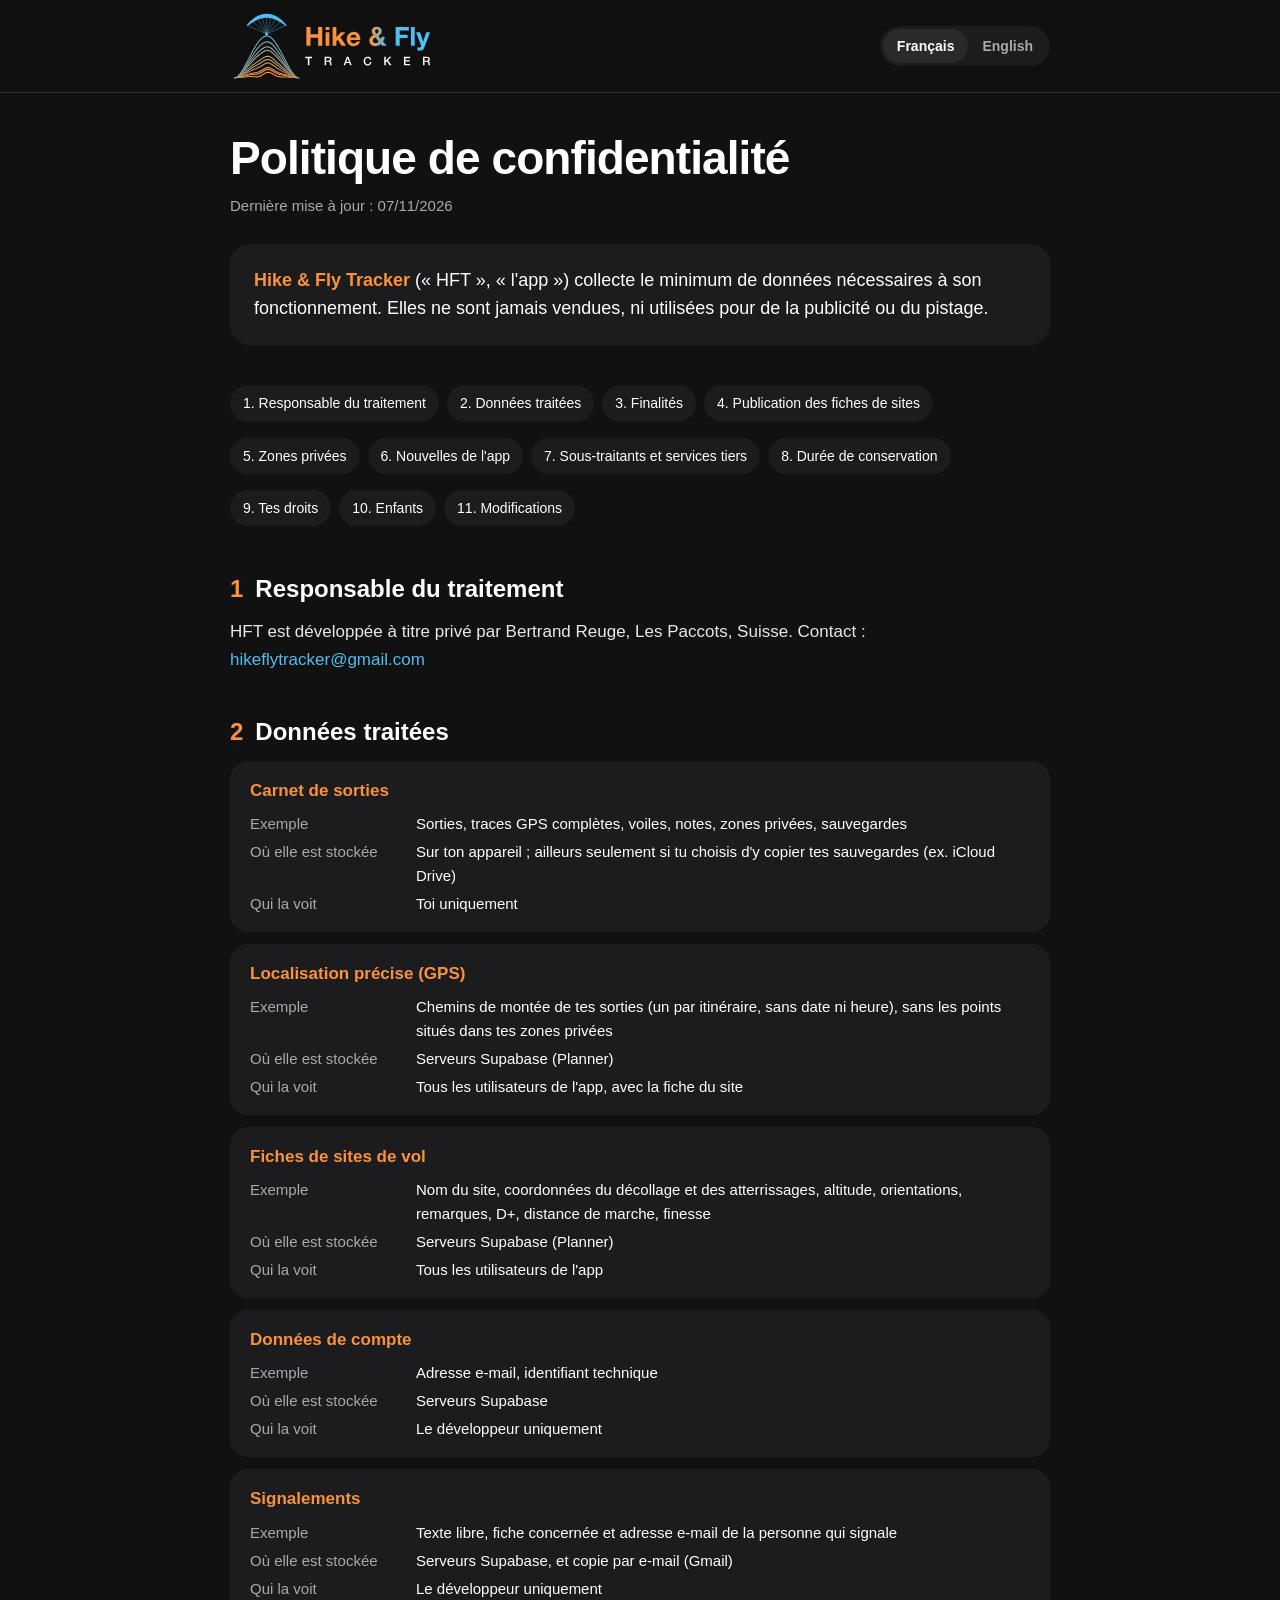
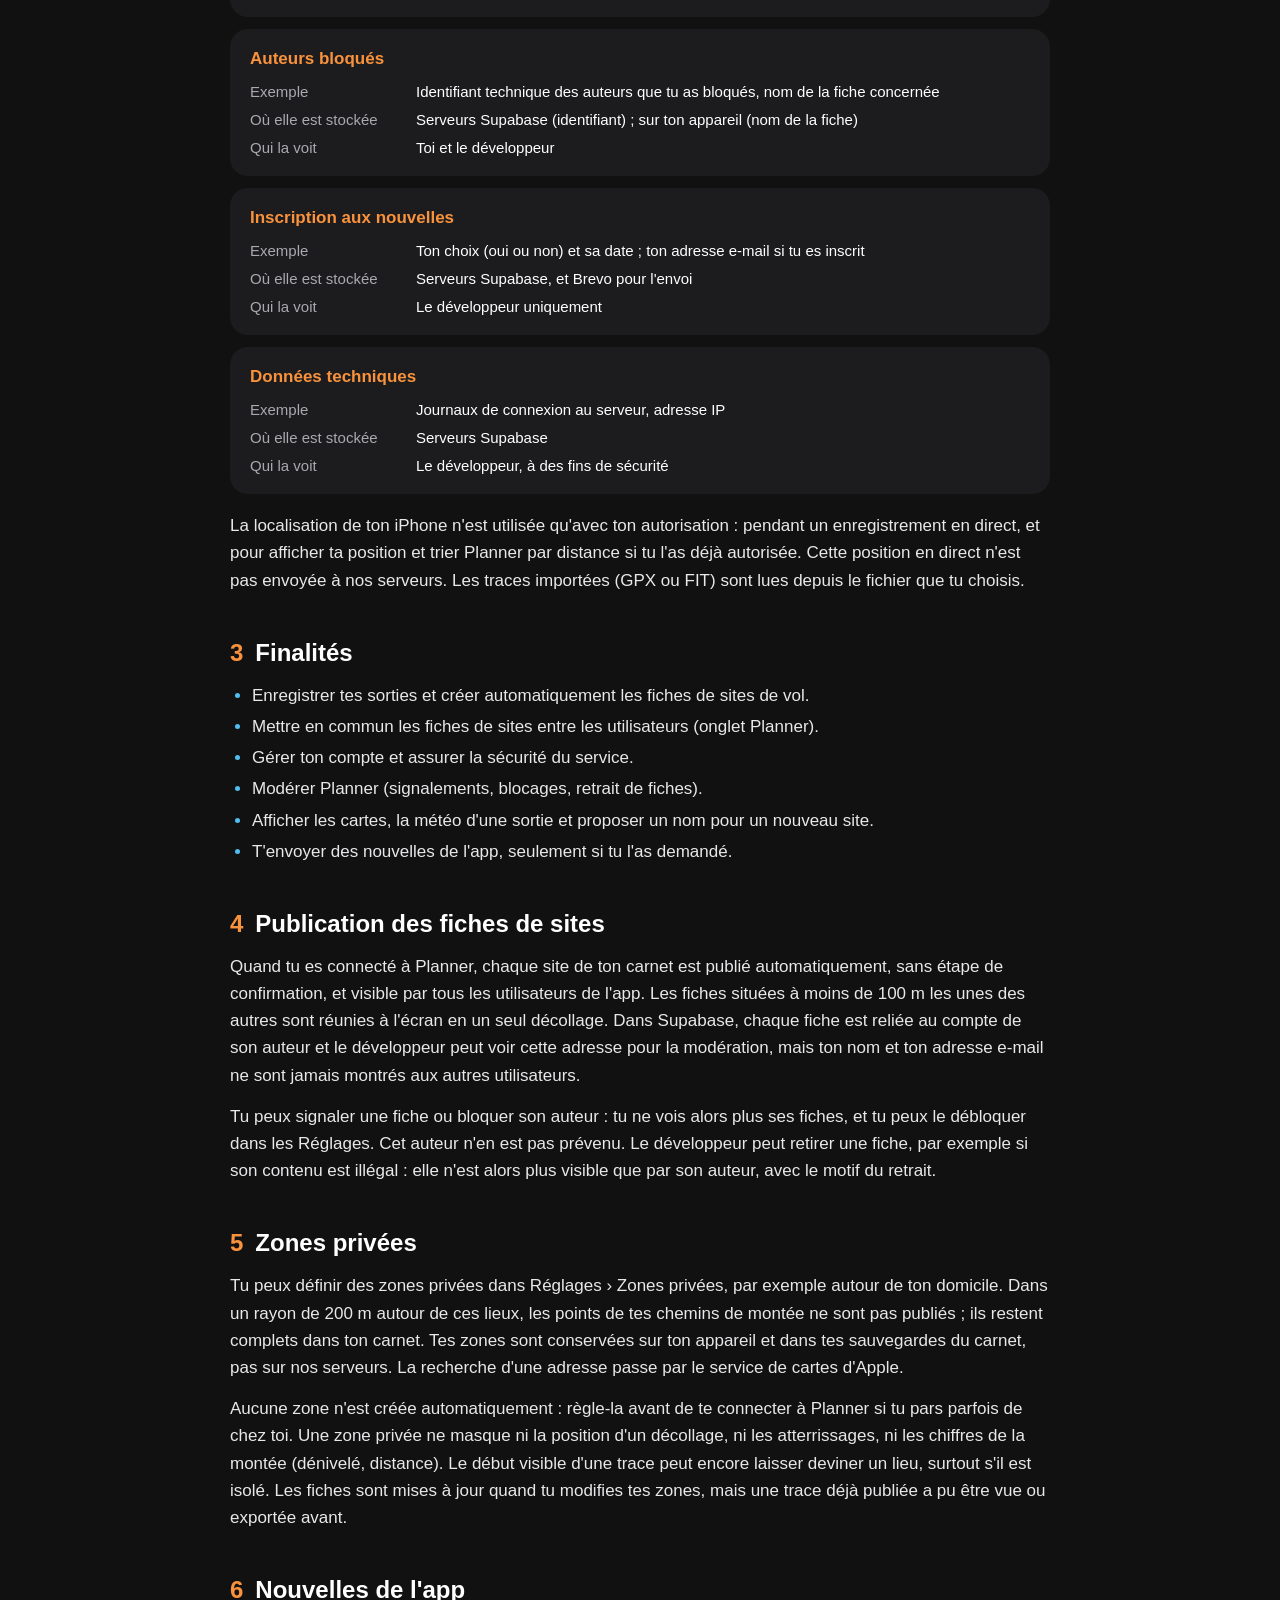
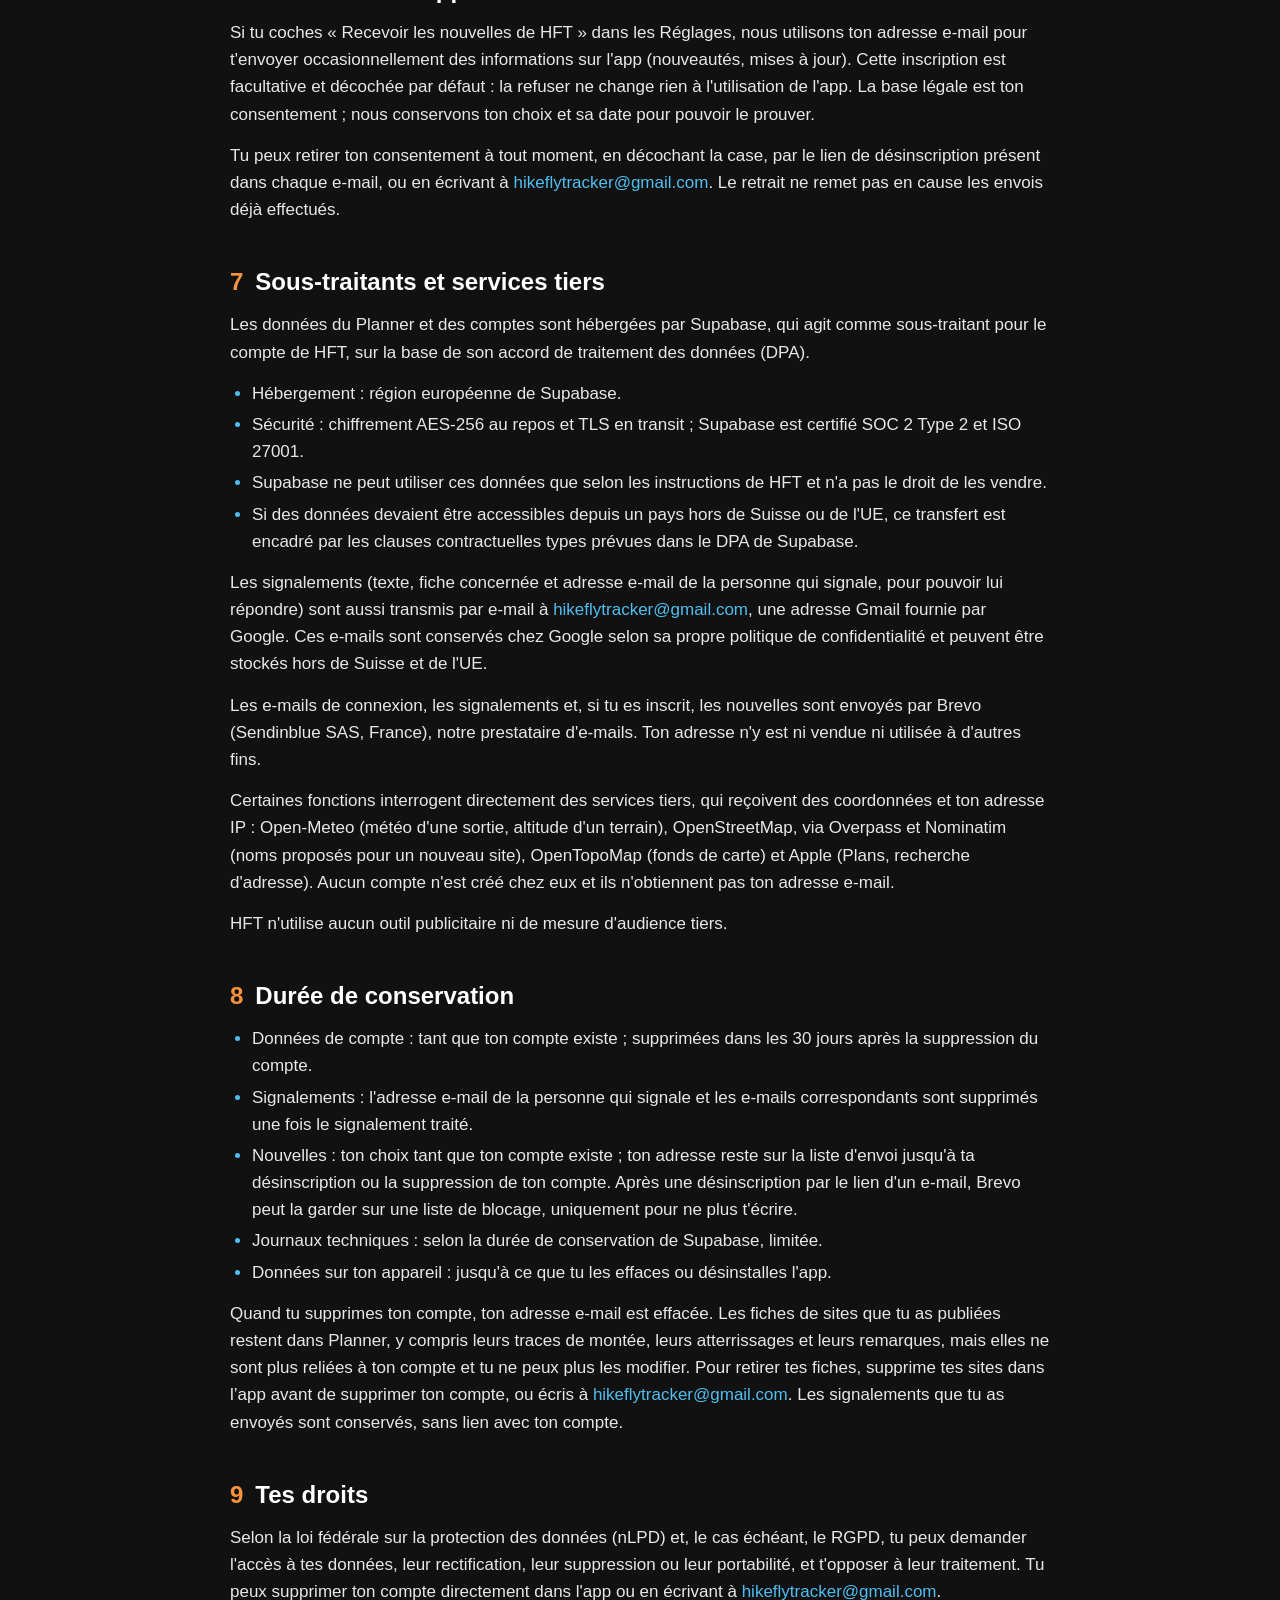
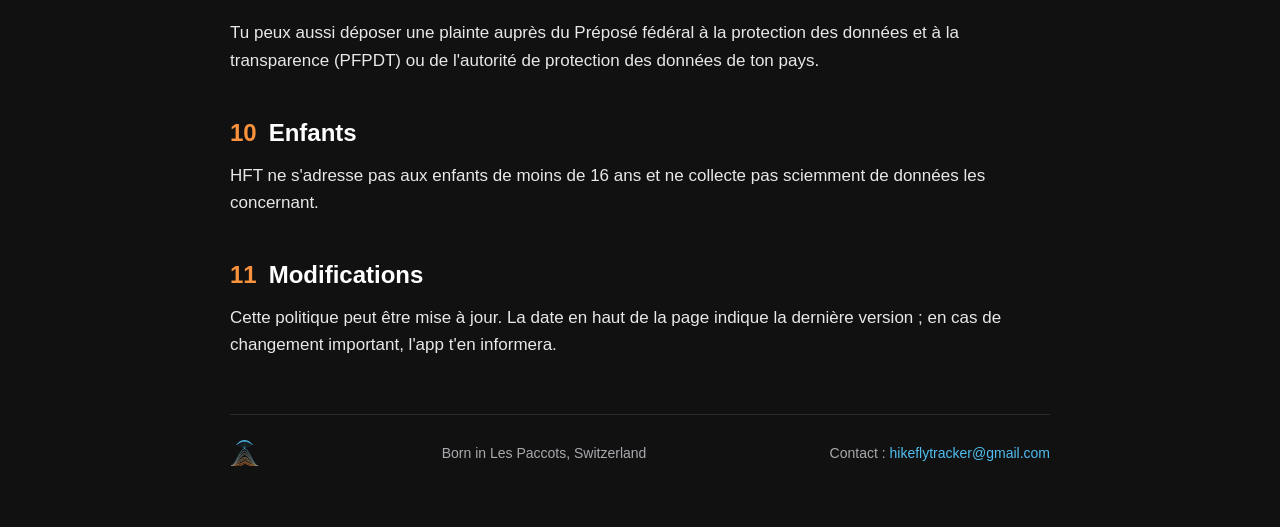
<file: index.html>
<!doctype html>
<html lang="fr">
<head>
<meta charset="utf-8">
<meta name="viewport" content="width=device-width, initial-scale=1">
<title>Politique de confidentialité · Hike &amp; Fly Tracker</title>
<meta name="description" content="Politique de confidentialité de l'app Hike & Fly Tracker">
<meta name="theme-color" content="#111111">
<link rel="icon" type="image/svg+xml" href="./symbole.svg">
<link rel="stylesheet" href="./style.css">
<link rel="alternate" hreflang="fr" href="./">
<link rel="alternate" hreflang="en" href="./en/">
</head>
<body>
<header class="entete"><div class="dedans">
<a href="./"><img src="./logo.svg" alt="Hike &amp; Fly Tracker"></a>
<nav class="langues" aria-label="Langue / Language"><a class="active" href="./" hreflang="fr" lang="fr">Français</a><a class="" href="./en/" hreflang="en" lang="en">English</a></nav>
</div></header>
<main>
<h1 class="titre">Politique de confidentialité</h1>
<p class="maj">Dernière mise à jour : 07/11/2026</p>
<div class="intro"><strong>Hike &amp; Fly Tracker</strong> (« HFT », « l&#x27;app ») collecte le minimum de données nécessaires à son fonctionnement. Elles ne sont jamais vendues, ni utilisées pour de la publicité ou du pistage.</div>
<nav aria-label="Sommaire"><ul class="sommaire"><li><a href="#s1">1. Responsable du traitement</a></li><li><a href="#s2">2. Données traitées</a></li><li><a href="#s3">3. Finalités</a></li><li><a href="#s4">4. Publication des fiches de sites</a></li><li><a href="#s5">5. Zones privées</a></li><li><a href="#s6">6. Nouvelles de l&#x27;app</a></li><li><a href="#s7">7. Sous-traitants et services tiers</a></li><li><a href="#s8">8. Durée de conservation</a></li><li><a href="#s9">9. Tes droits</a></li><li><a href="#s10">10. Enfants</a></li><li><a href="#s11">11. Modifications</a></li></ul></nav>
<section id="s1"><h2><span class="num">1</span>Responsable du traitement</h2>
<p>HFT est développée à titre privé par Bertrand Reuge, Les Paccots, Suisse. Contact : <a href="mailto:hikeflytracker@gmail.com">hikeflytracker@gmail.com</a></p>
</section>
<section id="s2"><h2><span class="num">2</span>Données traitées</h2>
<div class="donnees">
<div class="donnee"><h3>Carnet de sorties</h3><dl><dt>Exemple</dt><dd>Sorties, traces GPS complètes, voiles, notes, zones privées, sauvegardes</dd><dt>Où elle est stockée</dt><dd>Sur ton appareil ; ailleurs seulement si tu choisis d&#x27;y copier tes sauvegardes (ex. iCloud Drive)</dd><dt>Qui la voit</dt><dd>Toi uniquement</dd></dl></div>
<div class="donnee"><h3>Localisation précise (GPS)</h3><dl><dt>Exemple</dt><dd>Chemins de montée de tes sorties (un par itinéraire, sans date ni heure), sans les points situés dans tes zones privées</dd><dt>Où elle est stockée</dt><dd>Serveurs Supabase (Planner)</dd><dt>Qui la voit</dt><dd>Tous les utilisateurs de l&#x27;app, avec la fiche du site</dd></dl></div>
<div class="donnee"><h3>Fiches de sites de vol</h3><dl><dt>Exemple</dt><dd>Nom du site, coordonnées du décollage et des atterrissages, altitude, orientations, remarques, D+, distance de marche, finesse</dd><dt>Où elle est stockée</dt><dd>Serveurs Supabase (Planner)</dd><dt>Qui la voit</dt><dd>Tous les utilisateurs de l&#x27;app</dd></dl></div>
<div class="donnee"><h3>Données de compte</h3><dl><dt>Exemple</dt><dd>Adresse e-mail, identifiant technique</dd><dt>Où elle est stockée</dt><dd>Serveurs Supabase</dd><dt>Qui la voit</dt><dd>Le développeur uniquement</dd></dl></div>
<div class="donnee"><h3>Signalements</h3><dl><dt>Exemple</dt><dd>Texte libre, fiche concernée et adresse e-mail de la personne qui signale</dd><dt>Où elle est stockée</dt><dd>Serveurs Supabase, et copie par e-mail (Gmail)</dd><dt>Qui la voit</dt><dd>Le développeur uniquement</dd></dl></div>
<div class="donnee"><h3>Auteurs bloqués</h3><dl><dt>Exemple</dt><dd>Identifiant technique des auteurs que tu as bloqués, nom de la fiche concernée</dd><dt>Où elle est stockée</dt><dd>Serveurs Supabase (identifiant) ; sur ton appareil (nom de la fiche)</dd><dt>Qui la voit</dt><dd>Toi et le développeur</dd></dl></div>
<div class="donnee"><h3>Inscription aux nouvelles</h3><dl><dt>Exemple</dt><dd>Ton choix (oui ou non) et sa date ; ton adresse e-mail si tu es inscrit</dd><dt>Où elle est stockée</dt><dd>Serveurs Supabase, et Brevo pour l&#x27;envoi</dd><dt>Qui la voit</dt><dd>Le développeur uniquement</dd></dl></div>
<div class="donnee"><h3>Données techniques</h3><dl><dt>Exemple</dt><dd>Journaux de connexion au serveur, adresse IP</dd><dt>Où elle est stockée</dt><dd>Serveurs Supabase</dd><dt>Qui la voit</dt><dd>Le développeur, à des fins de sécurité</dd></dl></div>
</div>
<p>La localisation de ton iPhone n&#x27;est utilisée qu&#x27;avec ton autorisation : pendant un enregistrement en direct, et pour afficher ta position et trier Planner par distance si tu l&#x27;as déjà autorisée. Cette position en direct n&#x27;est pas envoyée à nos serveurs. Les traces importées (GPX ou FIT) sont lues depuis le fichier que tu choisis.</p>
</section>
<section id="s3"><h2><span class="num">3</span>Finalités</h2>
<ul>
<li>Enregistrer tes sorties et créer automatiquement les fiches de sites de vol.</li>
<li>Mettre en commun les fiches de sites entre les utilisateurs (onglet Planner).</li>
<li>Gérer ton compte et assurer la sécurité du service.</li>
<li>Modérer Planner (signalements, blocages, retrait de fiches).</li>
<li>Afficher les cartes, la météo d&#x27;une sortie et proposer un nom pour un nouveau site.</li>
<li>T&#x27;envoyer des nouvelles de l&#x27;app, seulement si tu l&#x27;as demandé.</li>
</ul>
</section>
<section id="s4"><h2><span class="num">4</span>Publication des fiches de sites</h2>
<p>Quand tu es connecté à Planner, chaque site de ton carnet est publié automatiquement, sans étape de confirmation, et visible par tous les utilisateurs de l&#x27;app. Les fiches situées à moins de 100 m les unes des autres sont réunies à l&#x27;écran en un seul décollage. Dans Supabase, chaque fiche est reliée au compte de son auteur et le développeur peut voir cette adresse pour la modération, mais ton nom et ton adresse e-mail ne sont jamais montrés aux autres utilisateurs.</p>
<p>Tu peux signaler une fiche ou bloquer son auteur : tu ne vois alors plus ses fiches, et tu peux le débloquer dans les Réglages. Cet auteur n&#x27;en est pas prévenu. Le développeur peut retirer une fiche, par exemple si son contenu est illégal : elle n&#x27;est alors plus visible que par son auteur, avec le motif du retrait.</p>
</section>
<section id="s5"><h2><span class="num">5</span>Zones privées</h2>
<p>Tu peux définir des zones privées dans Réglages › Zones privées, par exemple autour de ton domicile. Dans un rayon de 200 m autour de ces lieux, les points de tes chemins de montée ne sont pas publiés ; ils restent complets dans ton carnet. Tes zones sont conservées sur ton appareil et dans tes sauvegardes du carnet, pas sur nos serveurs. La recherche d&#x27;une adresse passe par le service de cartes d&#x27;Apple.</p>
<p>Aucune zone n&#x27;est créée automatiquement : règle-la avant de te connecter à Planner si tu pars parfois de chez toi. Une zone privée ne masque ni la position d&#x27;un décollage, ni les atterrissages, ni les chiffres de la montée (dénivelé, distance). Le début visible d&#x27;une trace peut encore laisser deviner un lieu, surtout s&#x27;il est isolé. Les fiches sont mises à jour quand tu modifies tes zones, mais une trace déjà publiée a pu être vue ou exportée avant.</p>
</section>
<section id="s6"><h2><span class="num">6</span>Nouvelles de l&#x27;app</h2>
<p>Si tu coches « Recevoir les nouvelles de HFT » dans les Réglages, nous utilisons ton adresse e-mail pour t&#x27;envoyer occasionnellement des informations sur l&#x27;app (nouveautés, mises à jour). Cette inscription est facultative et décochée par défaut : la refuser ne change rien à l&#x27;utilisation de l&#x27;app. La base légale est ton consentement ; nous conservons ton choix et sa date pour pouvoir le prouver.</p>
<p>Tu peux retirer ton consentement à tout moment, en décochant la case, par le lien de désinscription présent dans chaque e-mail, ou en écrivant à <a href="mailto:hikeflytracker@gmail.com">hikeflytracker@gmail.com</a>. Le retrait ne remet pas en cause les envois déjà effectués.</p>
</section>
<section id="s7"><h2><span class="num">7</span>Sous-traitants et services tiers</h2>
<p>Les données du Planner et des comptes sont hébergées par Supabase, qui agit comme sous-traitant pour le compte de HFT, sur la base de son accord de traitement des données (DPA).</p>
<ul>
<li>Hébergement : région européenne de Supabase.</li>
<li>Sécurité : chiffrement AES-256 au repos et TLS en transit ; Supabase est certifié SOC 2 Type 2 et ISO 27001.</li>
<li>Supabase ne peut utiliser ces données que selon les instructions de HFT et n&#x27;a pas le droit de les vendre.</li>
<li>Si des données devaient être accessibles depuis un pays hors de Suisse ou de l&#x27;UE, ce transfert est encadré par les clauses contractuelles types prévues dans le DPA de Supabase.</li>
</ul>
<p>Les signalements (texte, fiche concernée et adresse e-mail de la personne qui signale, pour pouvoir lui répondre) sont aussi transmis par e-mail à <a href="mailto:hikeflytracker@gmail.com">hikeflytracker@gmail.com</a>, une adresse Gmail fournie par Google. Ces e-mails sont conservés chez Google selon sa propre politique de confidentialité et peuvent être stockés hors de Suisse et de l&#x27;UE.</p>
<p>Les e-mails de connexion, les signalements et, si tu es inscrit, les nouvelles sont envoyés par Brevo (Sendinblue SAS, France), notre prestataire d&#x27;e-mails. Ton adresse n&#x27;y est ni vendue ni utilisée à d&#x27;autres fins.</p>
<p>Certaines fonctions interrogent directement des services tiers, qui reçoivent des coordonnées et ton adresse IP : Open-Meteo (météo d&#x27;une sortie, altitude d&#x27;un terrain), OpenStreetMap, via Overpass et Nominatim (noms proposés pour un nouveau site), OpenTopoMap (fonds de carte) et Apple (Plans, recherche d&#x27;adresse). Aucun compte n&#x27;est créé chez eux et ils n&#x27;obtiennent pas ton adresse e-mail.</p>
<p>HFT n&#x27;utilise aucun outil publicitaire ni de mesure d&#x27;audience tiers.</p>
</section>
<section id="s8"><h2><span class="num">8</span>Durée de conservation</h2>
<ul>
<li>Données de compte : tant que ton compte existe ; supprimées dans les 30 jours après la suppression du compte.</li>
<li>Signalements : l&#x27;adresse e-mail de la personne qui signale et les e-mails correspondants sont supprimés une fois le signalement traité.</li>
<li>Nouvelles : ton choix tant que ton compte existe ; ton adresse reste sur la liste d&#x27;envoi jusqu&#x27;à ta désinscription ou la suppression de ton compte. Après une désinscription par le lien d&#x27;un e-mail, Brevo peut la garder sur une liste de blocage, uniquement pour ne plus t&#x27;écrire.</li>
<li>Journaux techniques : selon la durée de conservation de Supabase, limitée.</li>
<li>Données sur ton appareil : jusqu&#x27;à ce que tu les effaces ou désinstalles l&#x27;app.</li>
</ul>
<p>Quand tu supprimes ton compte, ton adresse e-mail est effacée. Les fiches de sites que tu as publiées restent dans Planner, y compris leurs traces de montée, leurs atterrissages et leurs remarques, mais elles ne sont plus reliées à ton compte et tu ne peux plus les modifier. Pour retirer tes fiches, supprime tes sites dans l’app avant de supprimer ton compte, ou écris à <a href="mailto:hikeflytracker@gmail.com">hikeflytracker@gmail.com</a>. Les signalements que tu as envoyés sont conservés, sans lien avec ton compte.</p>
</section>
<section id="s9"><h2><span class="num">9</span>Tes droits</h2>
<p>Selon la loi fédérale sur la protection des données (nLPD) et, le cas échéant, le RGPD, tu peux demander l&#x27;accès à tes données, leur rectification, leur suppression ou leur portabilité, et t&#x27;opposer à leur traitement. Tu peux supprimer ton compte directement dans l&#x27;app ou en écrivant à <a href="mailto:hikeflytracker@gmail.com">hikeflytracker@gmail.com</a>.</p>
<p>Tu peux aussi déposer une plainte auprès du Préposé fédéral à la protection des données et à la transparence (PFPDT) ou de l&#x27;autorité de protection des données de ton pays.</p>
</section>
<section id="s10"><h2><span class="num">10</span>Enfants</h2>
<p>HFT ne s&#x27;adresse pas aux enfants de moins de 16 ans et ne collecte pas sciemment de données les concernant.</p>
</section>
<section id="s11"><h2><span class="num">11</span>Modifications</h2>
<p>Cette politique peut être mise à jour. La date en haut de la page indique la dernière version ; en cas de changement important, l&#x27;app t&#x27;en informera.</p>
</section>
<footer class="pied"><img src="./symbole.svg" alt=""><span>Born in Les Paccots, Switzerland</span><span>Contact : <a href="mailto:hikeflytracker@gmail.com">hikeflytracker@gmail.com</a></span></footer>
</main>
</body>
</html>
</file>
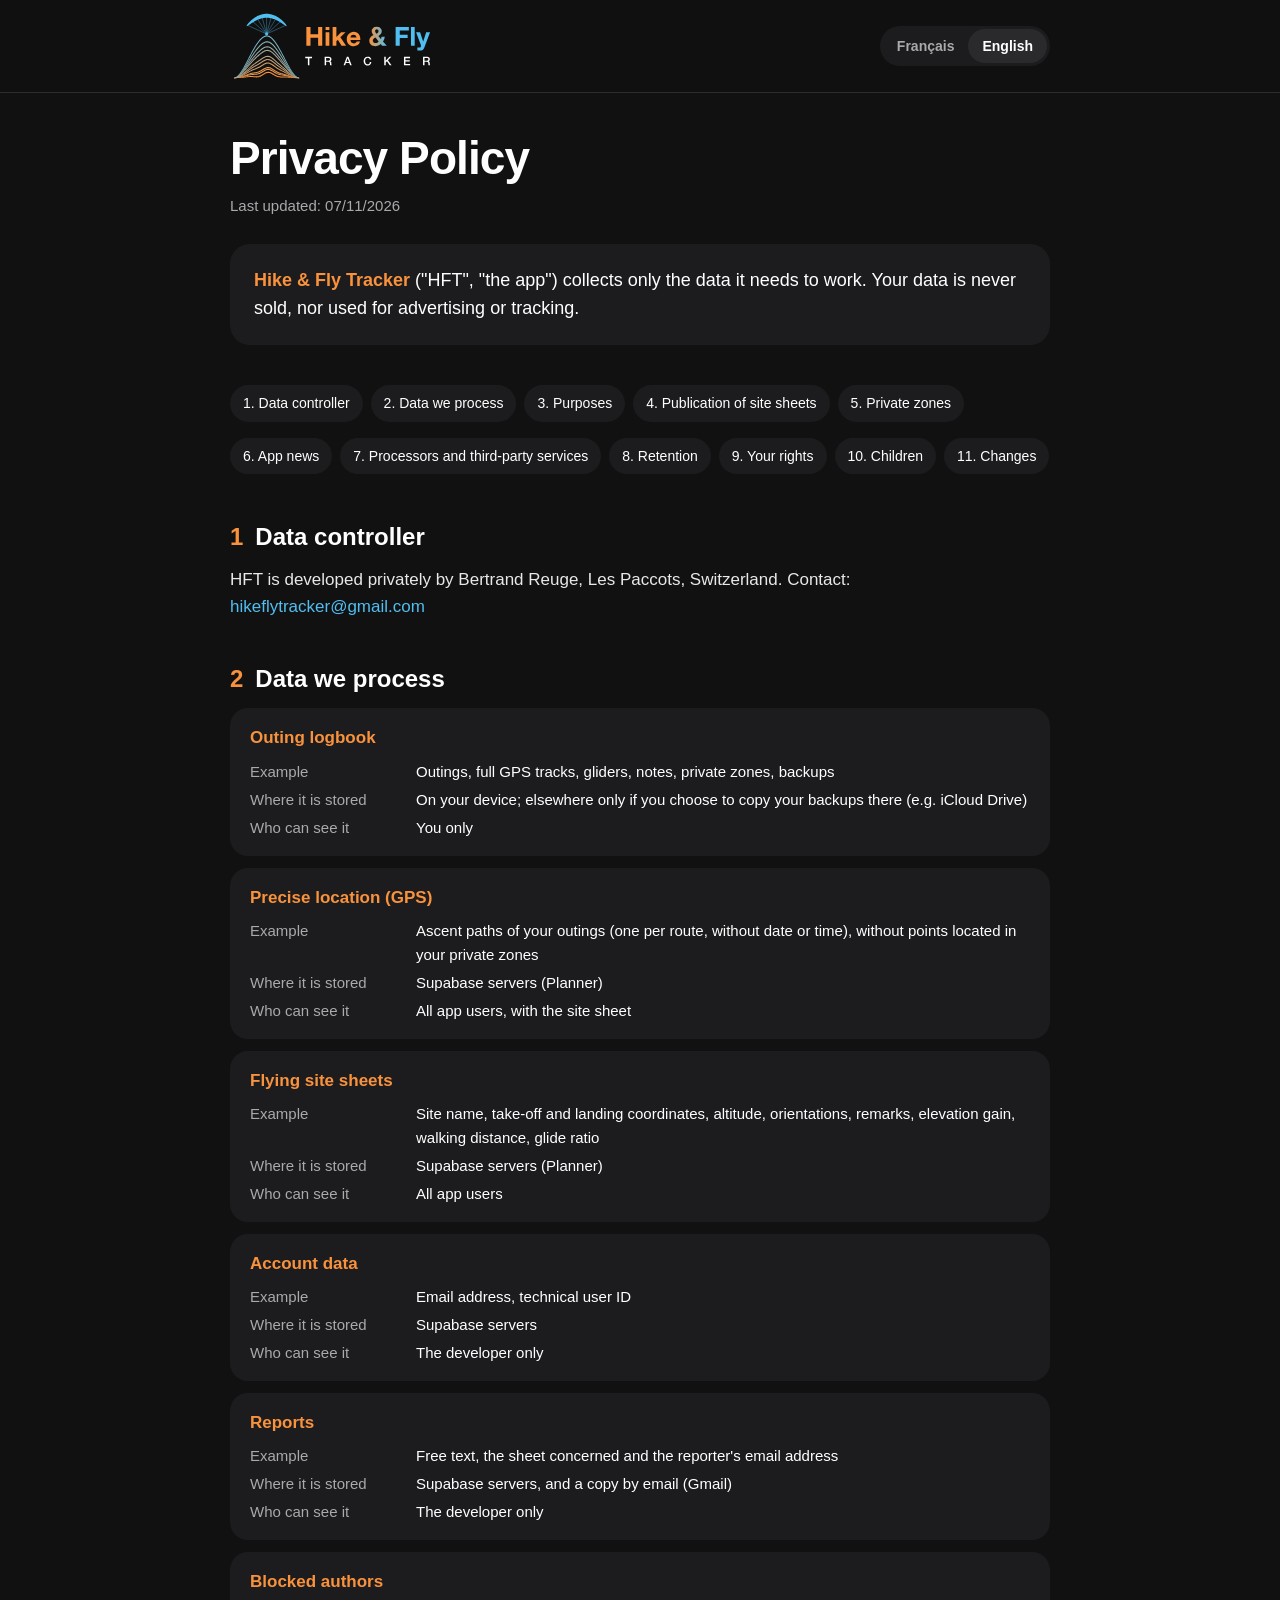
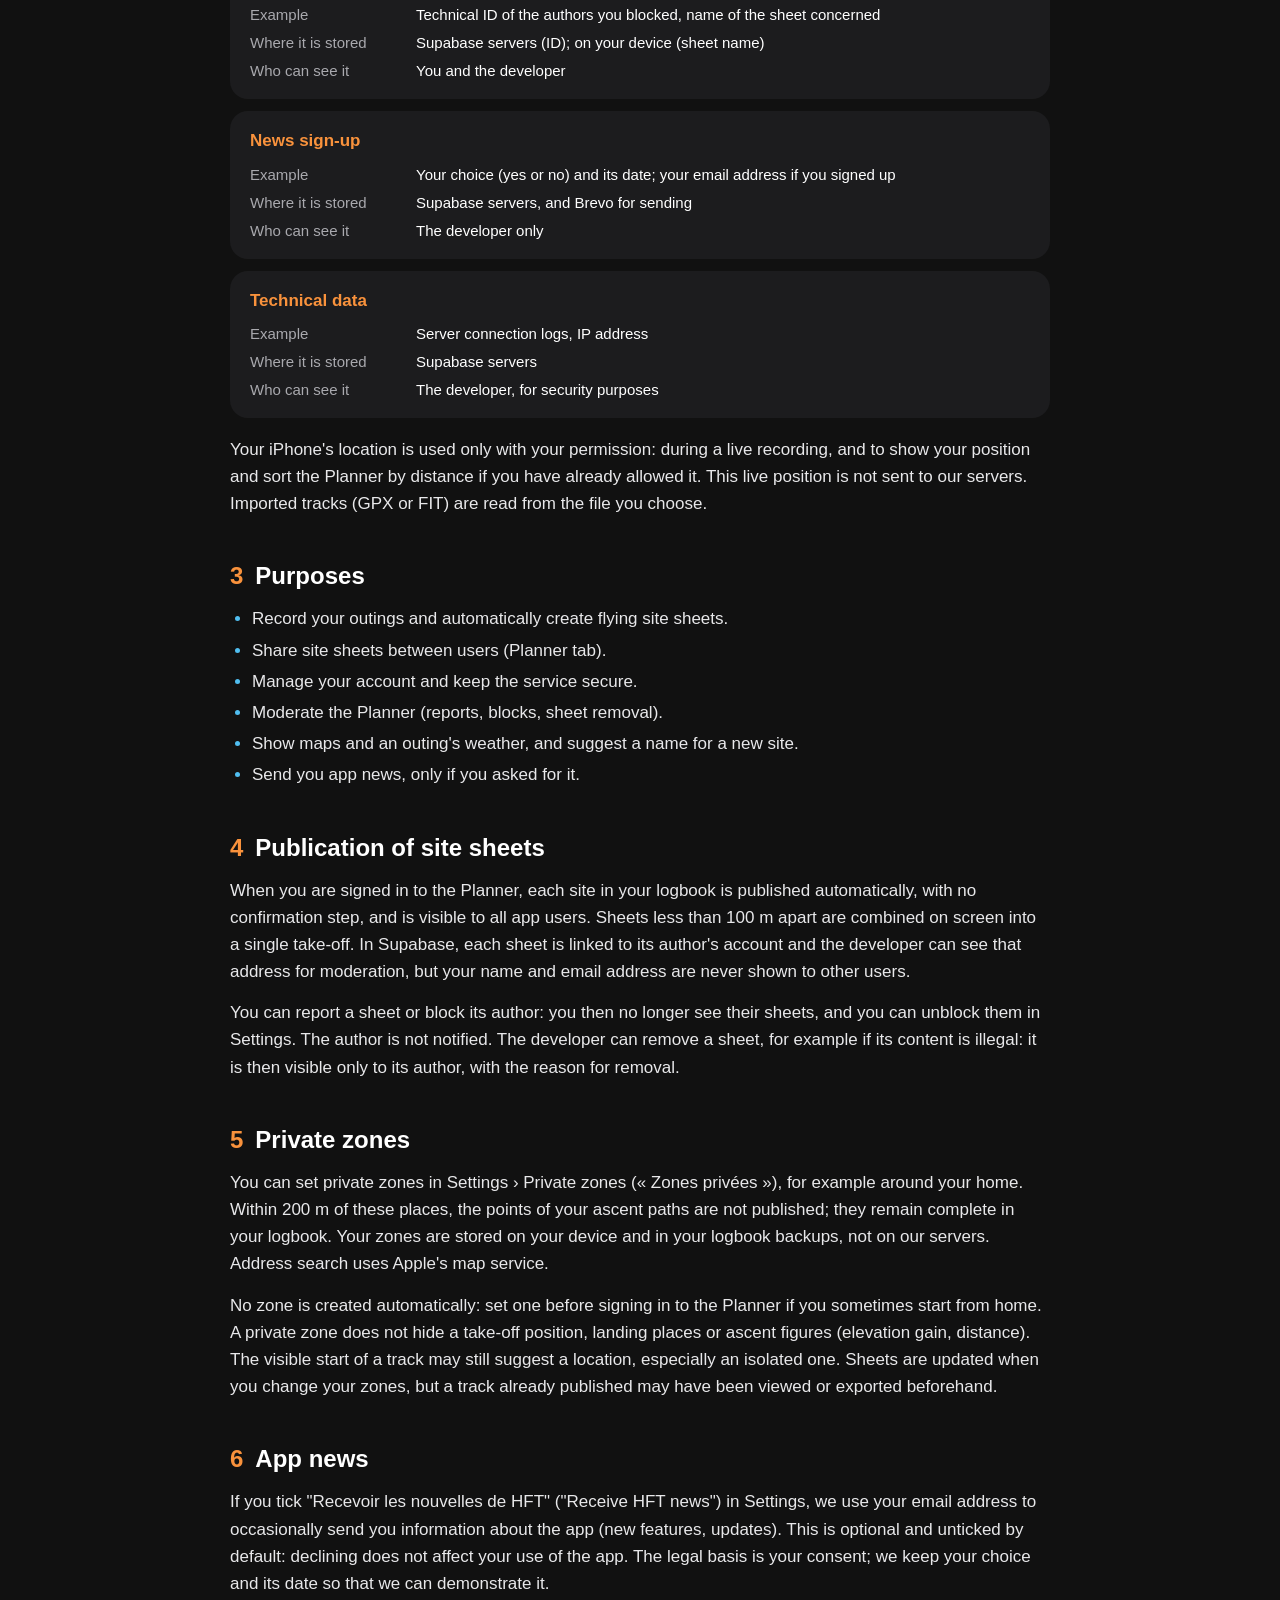
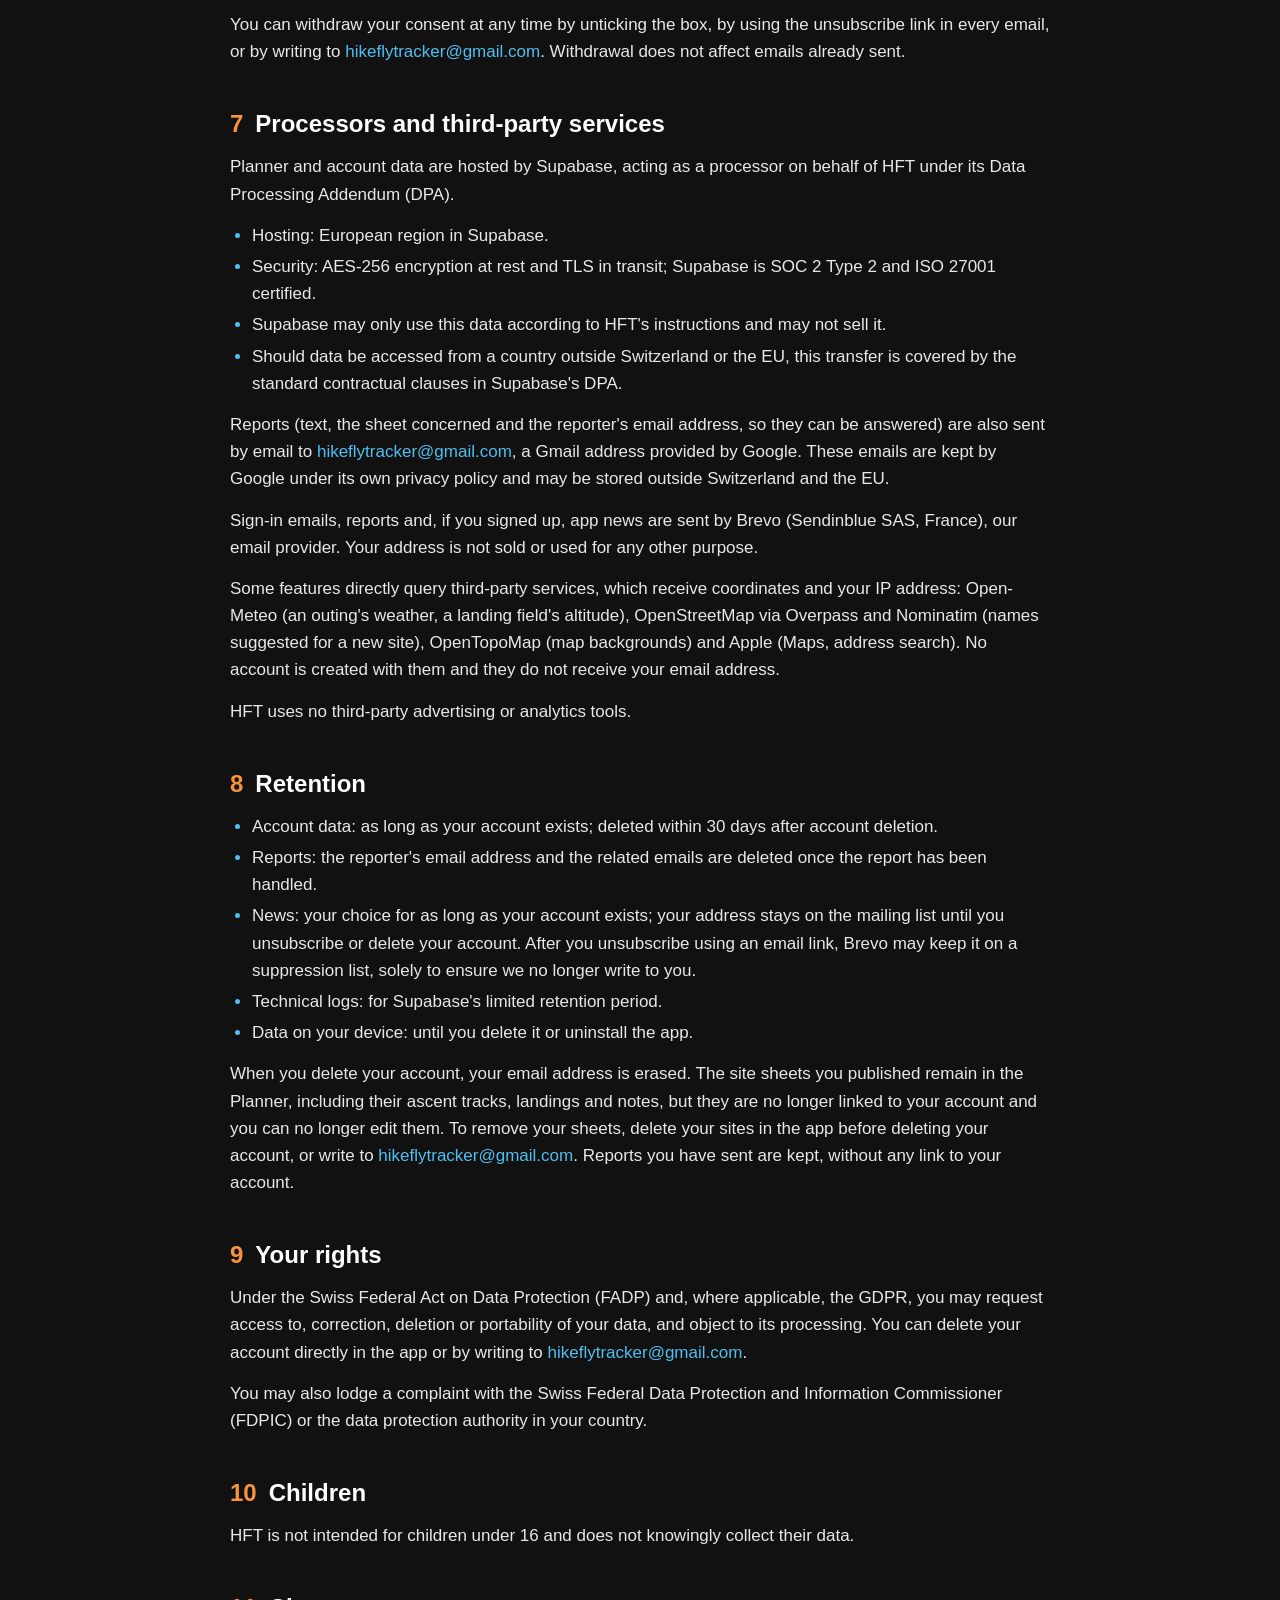
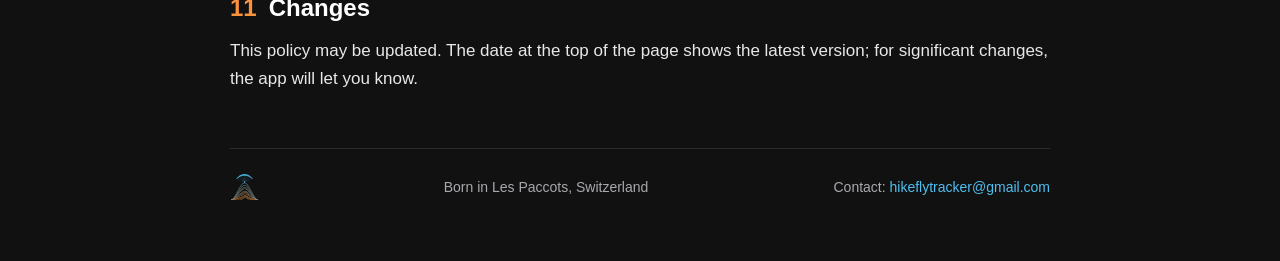
<file: en/index.html>
<!doctype html>
<html lang="en">
<head>
<meta charset="utf-8">
<meta name="viewport" content="width=device-width, initial-scale=1">
<title>Privacy Policy · Hike &amp; Fly Tracker</title>
<meta name="description" content="Privacy policy of the Hike & Fly Tracker app">
<meta name="theme-color" content="#111111">
<link rel="icon" type="image/svg+xml" href="../symbole.svg">
<link rel="stylesheet" href="../style.css">
<link rel="alternate" hreflang="fr" href="../">
<link rel="alternate" hreflang="en" href="../en/">
</head>
<body>
<header class="entete"><div class="dedans">
<a href="../"><img src="../logo.svg" alt="Hike &amp; Fly Tracker"></a>
<nav class="langues" aria-label="Langue / Language"><a class="" href="../" hreflang="fr" lang="fr">Français</a><a class="active" href="../en/" hreflang="en" lang="en">English</a></nav>
</div></header>
<main>
<h1 class="titre">Privacy Policy</h1>
<p class="maj">Last updated: 07/11/2026</p>
<div class="intro"><strong>Hike &amp; Fly Tracker</strong> (&quot;HFT&quot;, &quot;the app&quot;) collects only the data it needs to work. Your data is never sold, nor used for advertising or tracking.</div>
<nav aria-label="Contents"><ul class="sommaire"><li><a href="#s1">1. Data controller</a></li><li><a href="#s2">2. Data we process</a></li><li><a href="#s3">3. Purposes</a></li><li><a href="#s4">4. Publication of site sheets</a></li><li><a href="#s5">5. Private zones</a></li><li><a href="#s6">6. App news</a></li><li><a href="#s7">7. Processors and third-party services</a></li><li><a href="#s8">8. Retention</a></li><li><a href="#s9">9. Your rights</a></li><li><a href="#s10">10. Children</a></li><li><a href="#s11">11. Changes</a></li></ul></nav>
<section id="s1"><h2><span class="num">1</span>Data controller</h2>
<p>HFT is developed privately by Bertrand Reuge, Les Paccots, Switzerland. Contact: <a href="mailto:hikeflytracker@gmail.com">hikeflytracker@gmail.com</a></p>
</section>
<section id="s2"><h2><span class="num">2</span>Data we process</h2>
<div class="donnees">
<div class="donnee"><h3>Outing logbook</h3><dl><dt>Example</dt><dd>Outings, full GPS tracks, gliders, notes, private zones, backups</dd><dt>Where it is stored</dt><dd>On your device; elsewhere only if you choose to copy your backups there (e.g. iCloud Drive)</dd><dt>Who can see it</dt><dd>You only</dd></dl></div>
<div class="donnee"><h3>Precise location (GPS)</h3><dl><dt>Example</dt><dd>Ascent paths of your outings (one per route, without date or time), without points located in your private zones</dd><dt>Where it is stored</dt><dd>Supabase servers (Planner)</dd><dt>Who can see it</dt><dd>All app users, with the site sheet</dd></dl></div>
<div class="donnee"><h3>Flying site sheets</h3><dl><dt>Example</dt><dd>Site name, take-off and landing coordinates, altitude, orientations, remarks, elevation gain, walking distance, glide ratio</dd><dt>Where it is stored</dt><dd>Supabase servers (Planner)</dd><dt>Who can see it</dt><dd>All app users</dd></dl></div>
<div class="donnee"><h3>Account data</h3><dl><dt>Example</dt><dd>Email address, technical user ID</dd><dt>Where it is stored</dt><dd>Supabase servers</dd><dt>Who can see it</dt><dd>The developer only</dd></dl></div>
<div class="donnee"><h3>Reports</h3><dl><dt>Example</dt><dd>Free text, the sheet concerned and the reporter&#x27;s email address</dd><dt>Where it is stored</dt><dd>Supabase servers, and a copy by email (Gmail)</dd><dt>Who can see it</dt><dd>The developer only</dd></dl></div>
<div class="donnee"><h3>Blocked authors</h3><dl><dt>Example</dt><dd>Technical ID of the authors you blocked, name of the sheet concerned</dd><dt>Where it is stored</dt><dd>Supabase servers (ID); on your device (sheet name)</dd><dt>Who can see it</dt><dd>You and the developer</dd></dl></div>
<div class="donnee"><h3>News sign-up</h3><dl><dt>Example</dt><dd>Your choice (yes or no) and its date; your email address if you signed up</dd><dt>Where it is stored</dt><dd>Supabase servers, and Brevo for sending</dd><dt>Who can see it</dt><dd>The developer only</dd></dl></div>
<div class="donnee"><h3>Technical data</h3><dl><dt>Example</dt><dd>Server connection logs, IP address</dd><dt>Where it is stored</dt><dd>Supabase servers</dd><dt>Who can see it</dt><dd>The developer, for security purposes</dd></dl></div>
</div>
<p>Your iPhone&#x27;s location is used only with your permission: during a live recording, and to show your position and sort the Planner by distance if you have already allowed it. This live position is not sent to our servers. Imported tracks (GPX or FIT) are read from the file you choose.</p>
</section>
<section id="s3"><h2><span class="num">3</span>Purposes</h2>
<ul>
<li>Record your outings and automatically create flying site sheets.</li>
<li>Share site sheets between users (Planner tab).</li>
<li>Manage your account and keep the service secure.</li>
<li>Moderate the Planner (reports, blocks, sheet removal).</li>
<li>Show maps and an outing&#x27;s weather, and suggest a name for a new site.</li>
<li>Send you app news, only if you asked for it.</li>
</ul>
</section>
<section id="s4"><h2><span class="num">4</span>Publication of site sheets</h2>
<p>When you are signed in to the Planner, each site in your logbook is published automatically, with no confirmation step, and is visible to all app users. Sheets less than 100 m apart are combined on screen into a single take-off. In Supabase, each sheet is linked to its author&#x27;s account and the developer can see that address for moderation, but your name and email address are never shown to other users.</p>
<p>You can report a sheet or block its author: you then no longer see their sheets, and you can unblock them in Settings. The author is not notified. The developer can remove a sheet, for example if its content is illegal: it is then visible only to its author, with the reason for removal.</p>
</section>
<section id="s5"><h2><span class="num">5</span>Private zones</h2>
<p>You can set private zones in Settings › Private zones (« Zones privées »), for example around your home. Within 200 m of these places, the points of your ascent paths are not published; they remain complete in your logbook. Your zones are stored on your device and in your logbook backups, not on our servers. Address search uses Apple&#x27;s map service.</p>
<p>No zone is created automatically: set one before signing in to the Planner if you sometimes start from home. A private zone does not hide a take-off position, landing places or ascent figures (elevation gain, distance). The visible start of a track may still suggest a location, especially an isolated one. Sheets are updated when you change your zones, but a track already published may have been viewed or exported beforehand.</p>
</section>
<section id="s6"><h2><span class="num">6</span>App news</h2>
<p>If you tick &quot;Recevoir les nouvelles de HFT&quot; (&quot;Receive HFT news&quot;) in Settings, we use your email address to occasionally send you information about the app (new features, updates). This is optional and unticked by default: declining does not affect your use of the app. The legal basis is your consent; we keep your choice and its date so that we can demonstrate it.</p>
<p>You can withdraw your consent at any time by unticking the box, by using the unsubscribe link in every email, or by writing to <a href="mailto:hikeflytracker@gmail.com">hikeflytracker@gmail.com</a>. Withdrawal does not affect emails already sent.</p>
</section>
<section id="s7"><h2><span class="num">7</span>Processors and third-party services</h2>
<p>Planner and account data are hosted by Supabase, acting as a processor on behalf of HFT under its Data Processing Addendum (DPA).</p>
<ul>
<li>Hosting: European region in Supabase.</li>
<li>Security: AES-256 encryption at rest and TLS in transit; Supabase is SOC 2 Type 2 and ISO 27001 certified.</li>
<li>Supabase may only use this data according to HFT&#x27;s instructions and may not sell it.</li>
<li>Should data be accessed from a country outside Switzerland or the EU, this transfer is covered by the standard contractual clauses in Supabase&#x27;s DPA.</li>
</ul>
<p>Reports (text, the sheet concerned and the reporter&#x27;s email address, so they can be answered) are also sent by email to <a href="mailto:hikeflytracker@gmail.com">hikeflytracker@gmail.com</a>, a Gmail address provided by Google. These emails are kept by Google under its own privacy policy and may be stored outside Switzerland and the EU.</p>
<p>Sign-in emails, reports and, if you signed up, app news are sent by Brevo (Sendinblue SAS, France), our email provider. Your address is not sold or used for any other purpose.</p>
<p>Some features directly query third-party services, which receive coordinates and your IP address: Open-Meteo (an outing&#x27;s weather, a landing field&#x27;s altitude), OpenStreetMap via Overpass and Nominatim (names suggested for a new site), OpenTopoMap (map backgrounds) and Apple (Maps, address search). No account is created with them and they do not receive your email address.</p>
<p>HFT uses no third-party advertising or analytics tools.</p>
</section>
<section id="s8"><h2><span class="num">8</span>Retention</h2>
<ul>
<li>Account data: as long as your account exists; deleted within 30 days after account deletion.</li>
<li>Reports: the reporter&#x27;s email address and the related emails are deleted once the report has been handled.</li>
<li>News: your choice for as long as your account exists; your address stays on the mailing list until you unsubscribe or delete your account. After you unsubscribe using an email link, Brevo may keep it on a suppression list, solely to ensure we no longer write to you.</li>
<li>Technical logs: for Supabase&#x27;s limited retention period.</li>
<li>Data on your device: until you delete it or uninstall the app.</li>
</ul>
<p>When you delete your account, your email address is erased. The site sheets you published remain in the Planner, including their ascent tracks, landings and notes, but they are no longer linked to your account and you can no longer edit them. To remove your sheets, delete your sites in the app before deleting your account, or write to <a href="mailto:hikeflytracker@gmail.com">hikeflytracker@gmail.com</a>. Reports you have sent are kept, without any link to your account.</p>
</section>
<section id="s9"><h2><span class="num">9</span>Your rights</h2>
<p>Under the Swiss Federal Act on Data Protection (FADP) and, where applicable, the GDPR, you may request access to, correction, deletion or portability of your data, and object to its processing. You can delete your account directly in the app or by writing to <a href="mailto:hikeflytracker@gmail.com">hikeflytracker@gmail.com</a>.</p>
<p>You may also lodge a complaint with the Swiss Federal Data Protection and Information Commissioner (FDPIC) or the data protection authority in your country.</p>
</section>
<section id="s10"><h2><span class="num">10</span>Children</h2>
<p>HFT is not intended for children under 16 and does not knowingly collect their data.</p>
</section>
<section id="s11"><h2><span class="num">11</span>Changes</h2>
<p>This policy may be updated. The date at the top of the page shows the latest version; for significant changes, the app will let you know.</p>
</section>
<footer class="pied"><img src="../symbole.svg" alt=""><span>Born in Les Paccots, Switzerland</span><span>Contact: <a href="mailto:hikeflytracker@gmail.com">hikeflytracker@gmail.com</a></span></footer>
</main>
</body>
</html>
</file>
<file: style.css>
:root{--fond:#111111;--carte:#1C1C1E;--carte2:#2A2A2D;--texte:#FFFFFF;--gris:#A9A9AE;--trait:#2C2C2E;--orange:#F9923C;--bleu:#50BEF0}
*{box-sizing:border-box}
html{-webkit-text-size-adjust:100%}
body{margin:0;background:var(--fond);color:var(--texte);font:17px/1.6 -apple-system,BlinkMacSystemFont,"Helvetica Neue",Helvetica,Arial,sans-serif}
a{color:var(--bleu);text-decoration:none}a:hover{text-decoration:underline}
.entete{position:sticky;top:0;z-index:5;background:rgba(17,17,17,.85);backdrop-filter:saturate(180%) blur(14px);-webkit-backdrop-filter:saturate(180%) blur(14px);border-bottom:1px solid var(--trait)}
.entete .dedans{max-width:860px;margin:0 auto;padding:10px 20px;display:flex;align-items:center;justify-content:space-between;gap:16px}
.entete img{height:72px;width:auto;display:block}
.langues{display:flex;background:var(--carte);border-radius:999px;padding:3px}
.langues a{color:var(--gris);font-size:14px;font-weight:600;padding:6px 14px;border-radius:999px}
.langues a.active{background:var(--carte2);color:var(--texte)}
.langues a:hover{text-decoration:none;color:var(--texte)}
main{max-width:860px;margin:0 auto;padding:40px 20px 60px}
.titre{font-size:clamp(32px,6vw,46px);line-height:1.1;font-weight:800;margin:0 0 10px;letter-spacing:-.02em}
.maj{color:var(--gris);font-size:15px;margin:0 0 26px}
.intro{background:var(--carte);border-radius:20px;padding:22px 24px;font-size:18px;margin-bottom:36px}
.intro strong{color:var(--orange)}
.sommaire{display:flex;flex-wrap:wrap;gap:8px;margin:0 0 40px;padding:0;list-style:none}
.sommaire a{display:block;background:var(--carte);color:var(--texte);font-size:14px;padding:7px 13px;border-radius:999px}
.sommaire a:hover{background:var(--carte2);text-decoration:none}
section{margin-top:44px;scroll-margin-top:84px}
h2{font-size:24px;line-height:1.25;margin:0 0 14px;color:var(--texte);display:flex;align-items:baseline;gap:12px}
h2 .num{color:var(--orange);font-variant-numeric:tabular-nums;font-weight:800}
p{margin:0 0 14px;color:#E8E8EA}
ul{margin:0 0 14px;padding-left:22px;color:#E8E8EA}
li{margin:4px 0}li::marker{color:var(--bleu)}
.donnees{display:grid;gap:12px;margin:6px 0 18px}
.donnee{background:var(--carte);border-radius:18px;padding:16px 20px}
.donnee h3{margin:0 0 8px;font-size:17px;color:var(--orange)}
.donnee dl{display:grid;grid-template-columns:150px 1fr;gap:4px 16px;margin:0;font-size:15px}
.donnee dt{color:var(--gris)}.donnee dd{margin:0}
.pied{border-top:1px solid var(--trait);margin-top:56px;padding-top:24px;color:var(--gris);font-size:14px;display:flex;flex-wrap:wrap;gap:12px 24px;justify-content:space-between;align-items:center}
.pied img{height:28px;opacity:.9}
@media(max-width:600px){body{font-size:16px}.entete img{height:56px}.donnee dl{grid-template-columns:1fr}.donnee dt{margin-top:6px}.intro{font-size:17px;padding:18px}}
</file>
